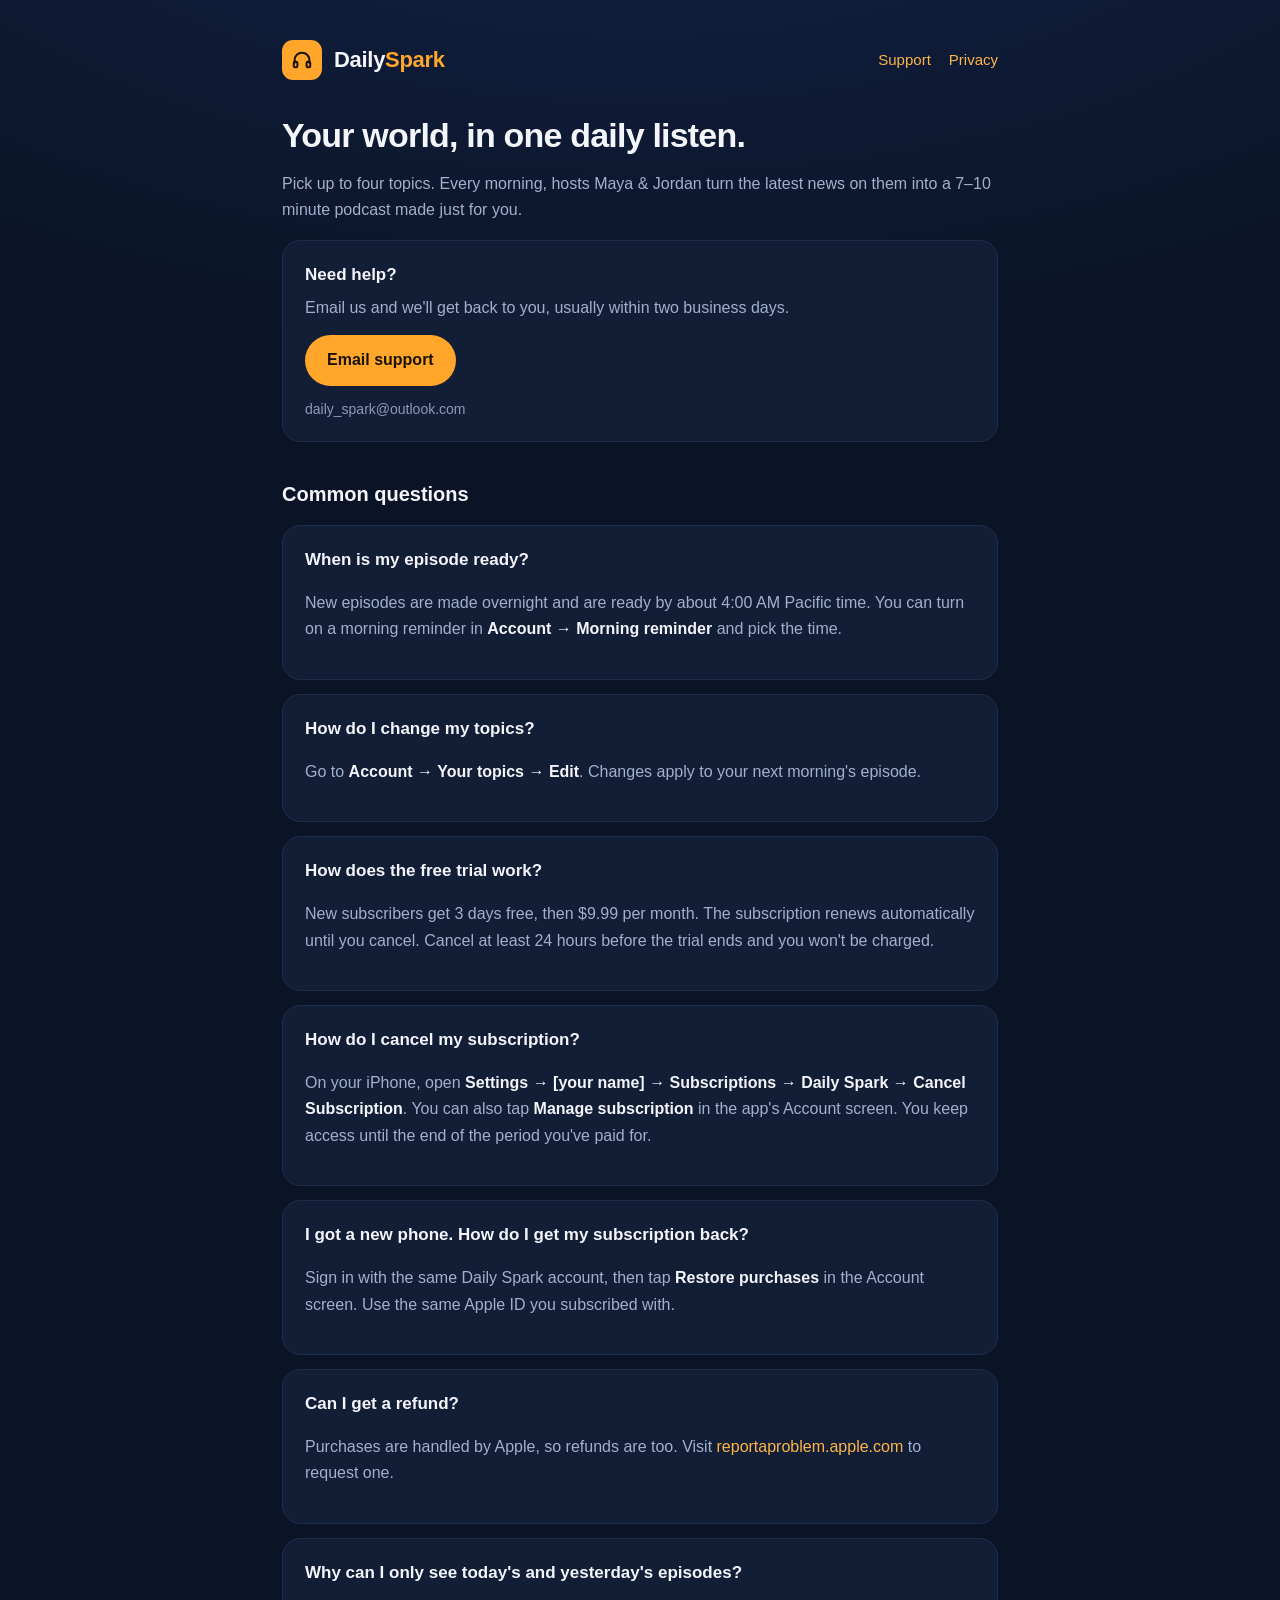
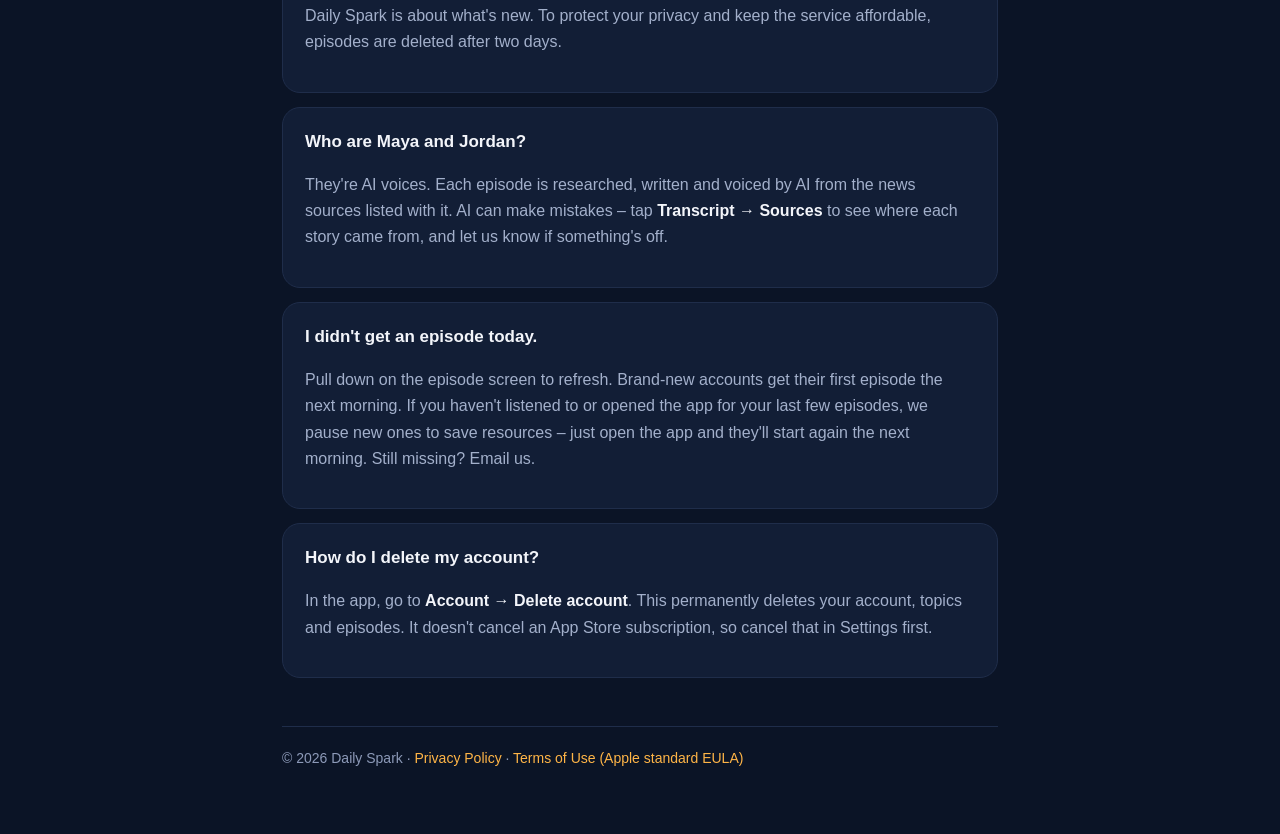
<file: index.html>
<!DOCTYPE html>
<html lang="en">
<head>
<meta charset="utf-8">
<meta name="viewport" content="width=device-width, initial-scale=1">
<title>Daily Spark – Support</title>
<meta name="description" content="Daily Spark turns the news on topics you choose into a short two-host podcast, ready every morning.">
<link rel="stylesheet" href="style.css">
</head>
<body>
<div class="wrap">
<header>
  <div class="tile"><svg width="22" height="22" viewBox="0 0 24 24" fill="none" stroke="#1A1206" stroke-width="2.2" stroke-linecap="round" stroke-linejoin="round"><path d="M4 15v-3a8 8 0 0 1 16 0v3"/><rect x="3" y="14" width="4" height="6" rx="1.5"/><rect x="17" y="14" width="4" height="6" rx="1.5"/></svg></div>
  <div class="word">Daily<span>Spark</span></div>
  <nav><a href="index.html">Support</a><a href="privacy.html">Privacy</a></nav>
</header>

<h1>Your world, in one daily listen.</h1>
<p>Pick up to four topics. Every morning, hosts Maya &amp; Jordan turn the latest news on them into a 7–10 minute podcast made just for you.</p>

<div class="card">
  <h3>Need help?</h3>
  <p style="margin:0 0 14px">Email us and we'll get back to you, usually within two business days.</p>
  <a class="btn" href="mailto:daily_spark@outlook.com?subject=Daily%20Spark%20support">Email support</a>
  <p class="muted" style="margin:12px 0 0">daily_spark@outlook.com</p>
</div>

<h2>Common questions</h2>

<div class="card"><h3>When is my episode ready?</h3>
<p>New episodes are made overnight and are ready by about 4:00 AM Pacific time. You can turn on a morning reminder in <strong>Account → Morning reminder</strong> and pick the time.</p></div>

<div class="card"><h3>How do I change my topics?</h3>
<p>Go to <strong>Account → Your topics → Edit</strong>. Changes apply to your next morning's episode.</p></div>

<div class="card"><h3>How does the free trial work?</h3>
<p>New subscribers get 3 days free, then $9.99 per month. The subscription renews automatically until you cancel. Cancel at least 24 hours before the trial ends and you won't be charged.</p></div>

<div class="card"><h3>How do I cancel my subscription?</h3>
<p>On your iPhone, open <strong>Settings → [your name] → Subscriptions → Daily Spark → Cancel Subscription</strong>. You can also tap <strong>Manage subscription</strong> in the app's Account screen. You keep access until the end of the period you've paid for.</p></div>

<div class="card"><h3>I got a new phone. How do I get my subscription back?</h3>
<p>Sign in with the same Daily Spark account, then tap <strong>Restore purchases</strong> in the Account screen. Use the same Apple ID you subscribed with.</p></div>

<div class="card"><h3>Can I get a refund?</h3>
<p>Purchases are handled by Apple, so refunds are too. Visit <a href="https://reportaproblem.apple.com">reportaproblem.apple.com</a> to request one.</p></div>

<div class="card"><h3>Why can I only see today's and yesterday's episodes?</h3>
<p>Daily Spark is about what's new. To protect your privacy and keep the service affordable, episodes are deleted after two days.</p></div>

<div class="card"><h3>Who are Maya and Jordan?</h3>
<p>They're AI voices. Each episode is researched, written and voiced by AI from the news sources listed with it. AI can make mistakes – tap <strong>Transcript → Sources</strong> to see where each story came from, and let us know if something's off.</p></div>

<div class="card"><h3>I didn't get an episode today.</h3>
<p>Pull down on the episode screen to refresh. Brand-new accounts get their first episode the next morning. If you haven't listened to or opened the app for your last few episodes, we pause new ones to save resources – just open the app and they'll start again the next morning. Still missing? Email us.</p></div>

<div class="card"><h3>How do I delete my account?</h3>
<p>In the app, go to <strong>Account → Delete account</strong>. This permanently deletes your account, topics and episodes. It doesn't cancel an App Store subscription, so cancel that in Settings first.</p></div>

<footer>© 2026 Daily Spark · <a href="privacy.html">Privacy Policy</a> · <a href="https://www.apple.com/legal/internet-services/itunes/dev/stdeula/">Terms of Use (Apple standard EULA)</a></footer>
</div>
</body>
</html>
</file>
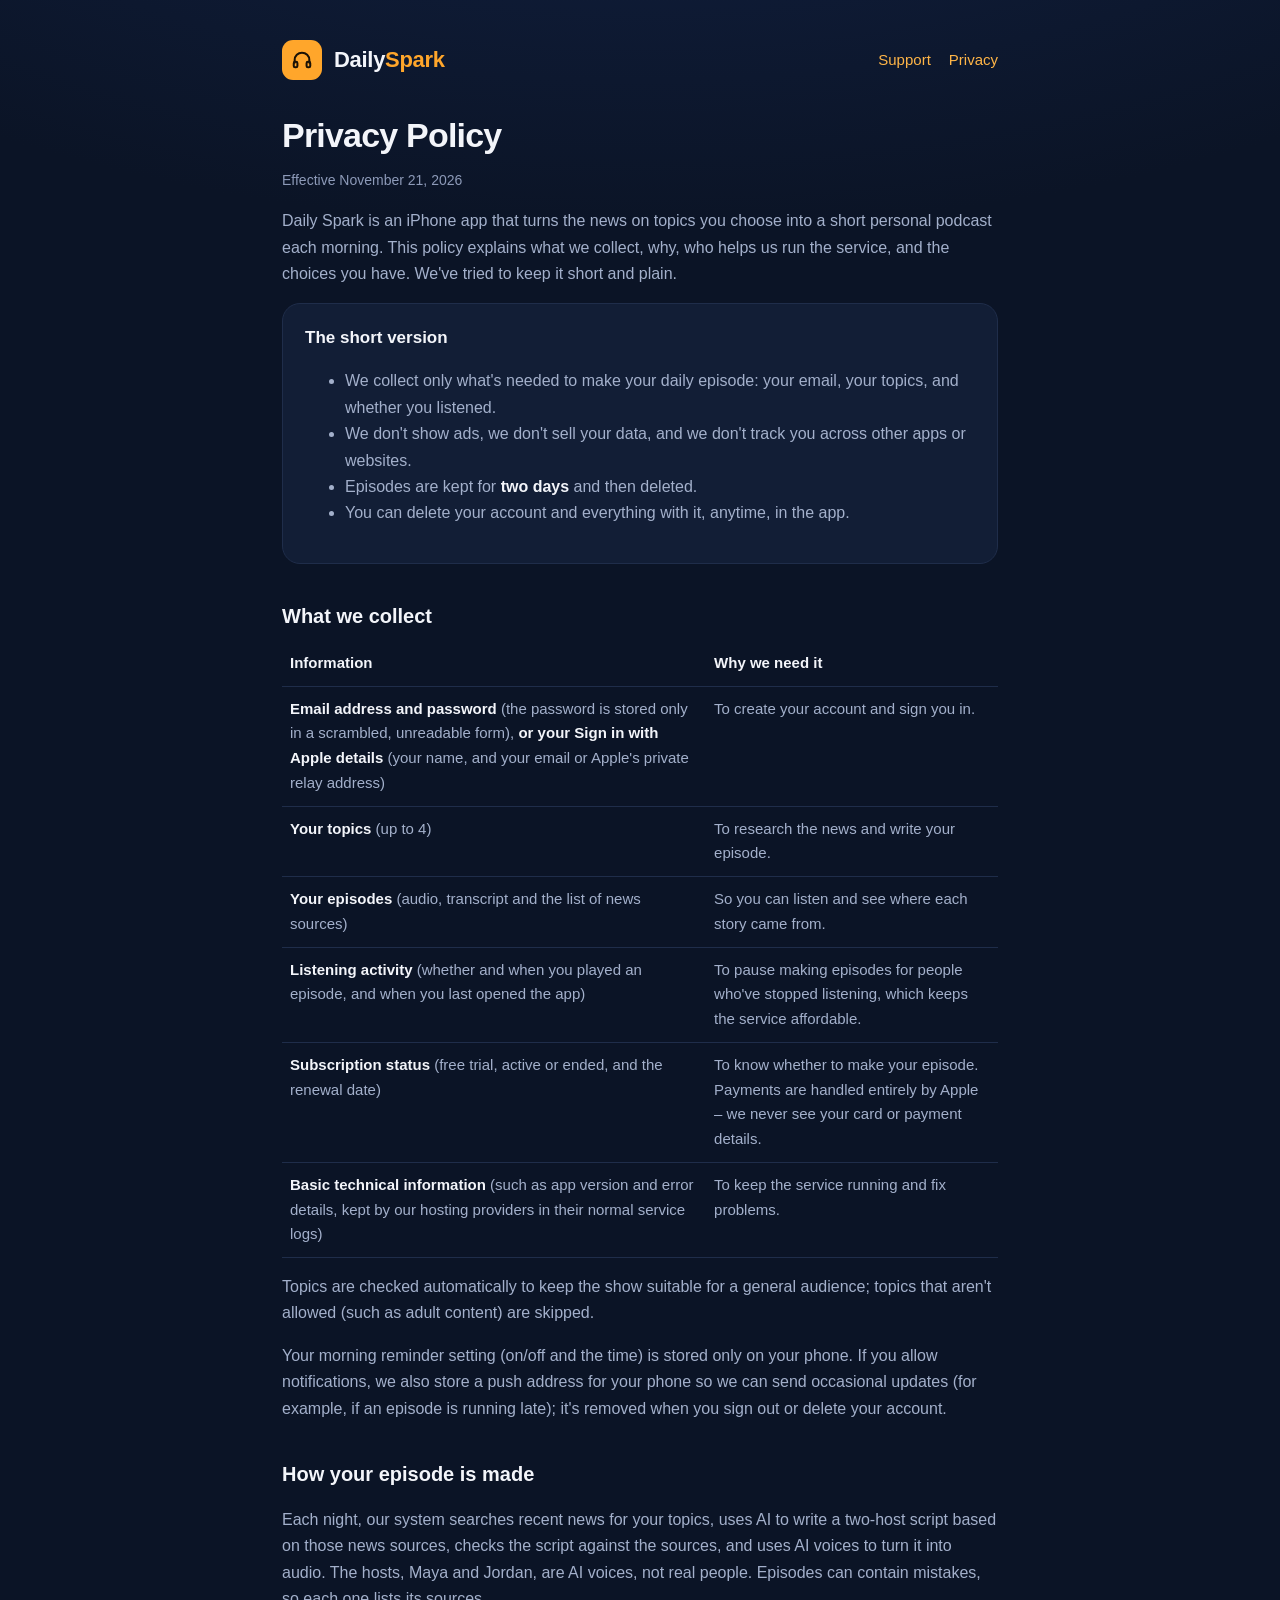
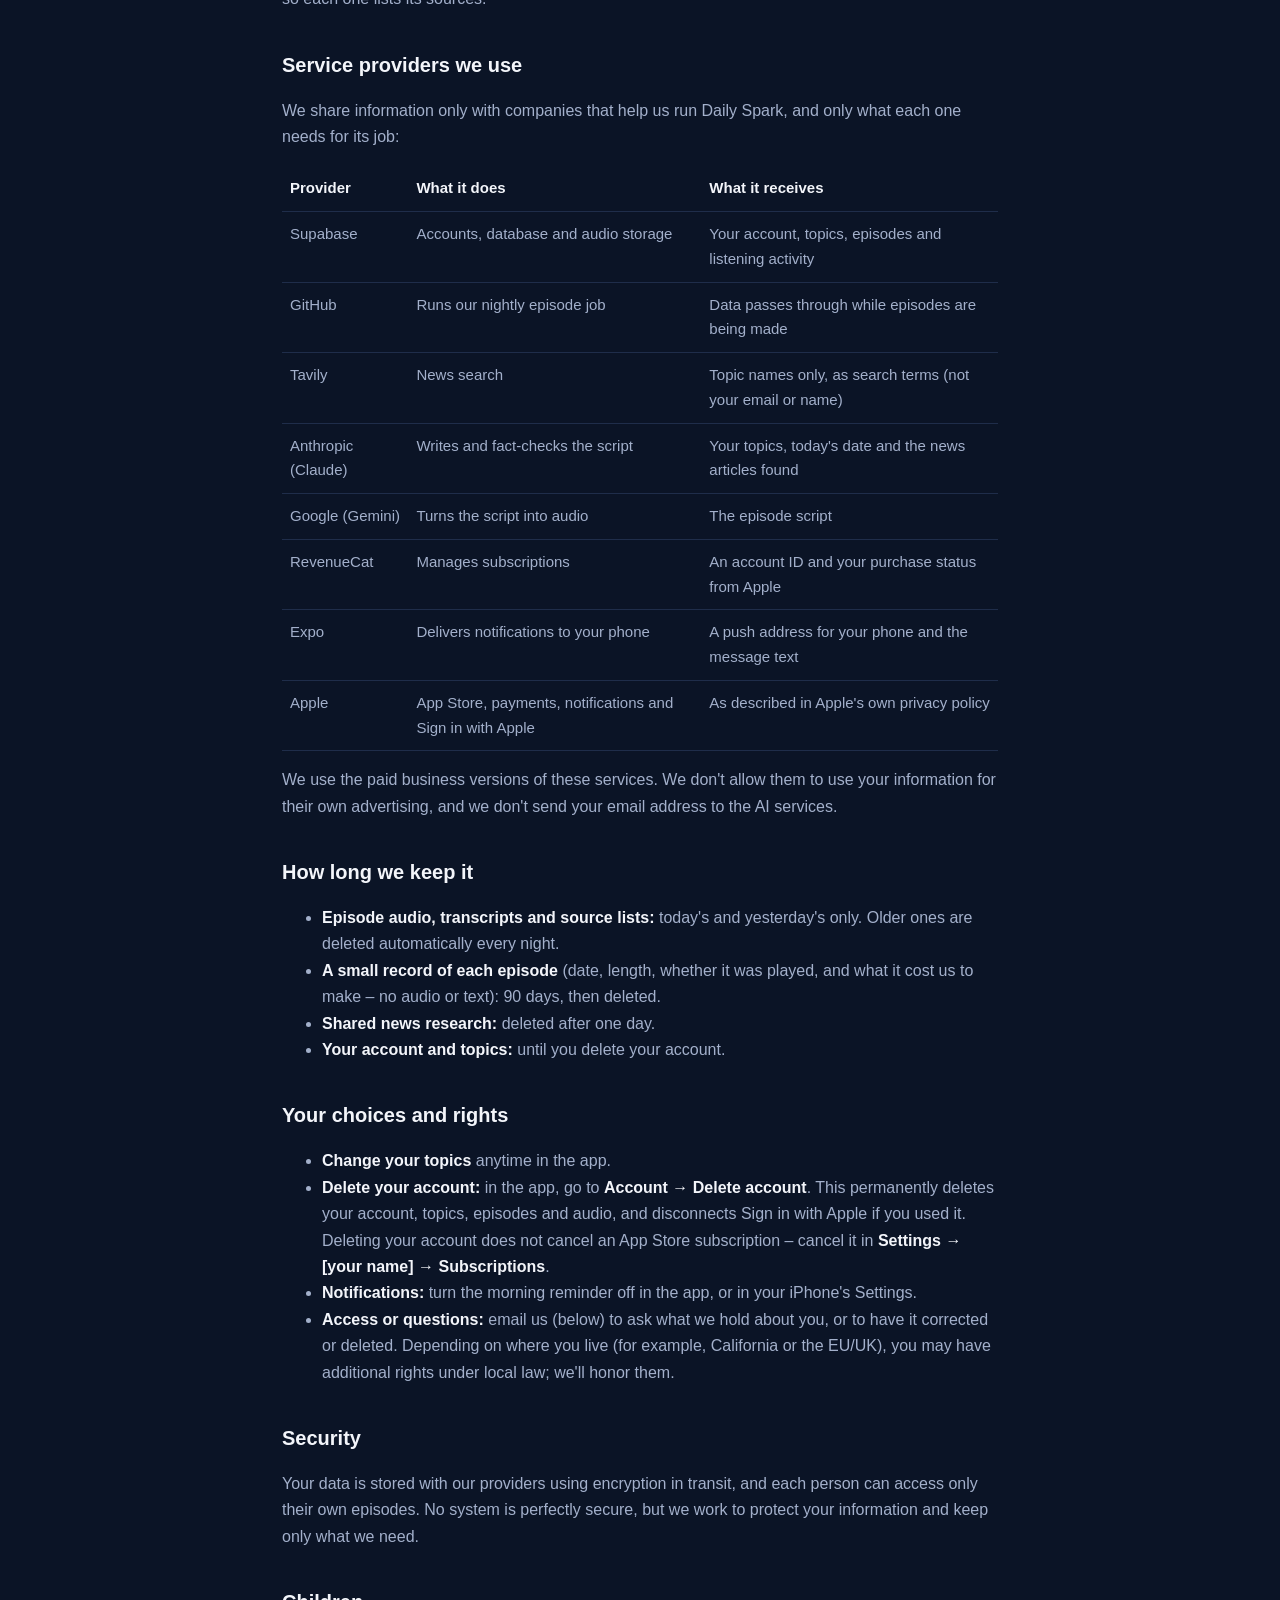
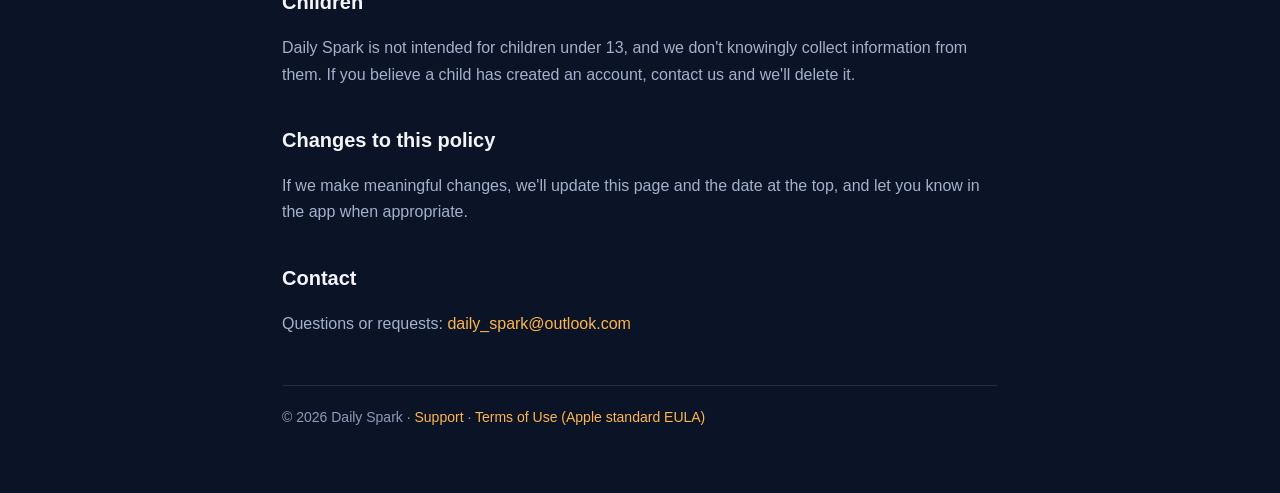
<file: privacy.html>
<!DOCTYPE html>
<html lang="en">
<head>
<meta charset="utf-8">
<meta name="viewport" content="width=device-width, initial-scale=1">
<title>Privacy Policy – Daily Spark</title>
<link rel="stylesheet" href="style.css">
</head>
<body>
<div class="wrap">
<header>
  <div class="tile"><svg width="22" height="22" viewBox="0 0 24 24" fill="none" stroke="#1A1206" stroke-width="2.2" stroke-linecap="round" stroke-linejoin="round"><path d="M4 15v-3a8 8 0 0 1 16 0v3"/><rect x="3" y="14" width="4" height="6" rx="1.5"/><rect x="17" y="14" width="4" height="6" rx="1.5"/></svg></div>
  <div class="word">Daily<span>Spark</span></div>
  <nav><a href="index.html">Support</a><a href="privacy.html">Privacy</a></nav>
</header>

<h1>Privacy Policy</h1>
<p class="muted">Effective November 21, 2026</p>

<p>Daily Spark is an iPhone app that turns the news on topics you choose into a short personal podcast each morning. This policy explains what we collect, why, who helps us run the service, and the choices you have. We've tried to keep it short and plain.</p>

<div class="card">
  <h3>The short version</h3>
  <ul>
    <li>We collect only what's needed to make your daily episode: your email, your topics, and whether you listened.</li>
    <li>We don't show ads, we don't sell your data, and we don't track you across other apps or websites.</li>
    <li>Episodes are kept for <strong>two days</strong> and then deleted.</li>
    <li>You can delete your account and everything with it, anytime, in the app.</li>
  </ul>
</div>

<h2>What we collect</h2>
<table>
  <tr><th>Information</th><th>Why we need it</th></tr>
  <tr><td><strong>Email address and password</strong> (the password is stored only in a scrambled, unreadable form), <strong>or your Sign in with Apple details</strong> (your name, and your email or Apple's private relay address)</td><td>To create your account and sign you in.</td></tr>
  <tr><td><strong>Your topics</strong> (up to 4)</td><td>To research the news and write your episode.</td></tr>
  <tr><td><strong>Your episodes</strong> (audio, transcript and the list of news sources)</td><td>So you can listen and see where each story came from.</td></tr>
  <tr><td><strong>Listening activity</strong> (whether and when you played an episode, and when you last opened the app)</td><td>To pause making episodes for people who've stopped listening, which keeps the service affordable.</td></tr>
  <tr><td><strong>Subscription status</strong> (free trial, active or ended, and the renewal date)</td><td>To know whether to make your episode. Payments are handled entirely by Apple – we never see your card or payment details.</td></tr>
  <tr><td><strong>Basic technical information</strong> (such as app version and error details, kept by our hosting providers in their normal service logs)</td><td>To keep the service running and fix problems.</td></tr>
</table>
<p>Topics are checked automatically to keep the show suitable for a general audience; topics that aren't allowed (such as adult content) are skipped.</p>
<p>Your morning reminder setting (on/off and the time) is stored only on your phone. If you allow notifications, we also store a push address for your phone so we can send occasional updates (for example, if an episode is running late); it's removed when you sign out or delete your account.</p>

<h2>How your episode is made</h2>
<p>Each night, our system searches recent news for your topics, uses AI to write a two-host script based on those news sources, checks the script against the sources, and uses AI voices to turn it into audio. The hosts, Maya and Jordan, are AI voices, not real people. Episodes can contain mistakes, so each one lists its sources.</p>

<h2>Service providers we use</h2>
<p>We share information only with companies that help us run Daily Spark, and only what each one needs for its job:</p>
<table>
  <tr><th>Provider</th><th>What it does</th><th>What it receives</th></tr>
  <tr><td>Supabase</td><td>Accounts, database and audio storage</td><td>Your account, topics, episodes and listening activity</td></tr>
  <tr><td>GitHub</td><td>Runs our nightly episode job</td><td>Data passes through while episodes are being made</td></tr>
  <tr><td>Tavily</td><td>News search</td><td>Topic names only, as search terms (not your email or name)</td></tr>
  <tr><td>Anthropic (Claude)</td><td>Writes and fact-checks the script</td><td>Your topics, today's date and the news articles found</td></tr>
  <tr><td>Google (Gemini)</td><td>Turns the script into audio</td><td>The episode script</td></tr>
  <tr><td>RevenueCat</td><td>Manages subscriptions</td><td>An account ID and your purchase status from Apple</td></tr>
  <tr><td>Expo</td><td>Delivers notifications to your phone</td><td>A push address for your phone and the message text</td></tr>
  <tr><td>Apple</td><td>App Store, payments, notifications and Sign in with Apple</td><td>As described in Apple's own privacy policy</td></tr>
</table>
<p>We use the paid business versions of these services. We don't allow them to use your information for their own advertising, and we don't send your email address to the AI services.</p>

<h2>How long we keep it</h2>
<ul>
  <li><strong>Episode audio, transcripts and source lists:</strong> today's and yesterday's only. Older ones are deleted automatically every night.</li>
  <li><strong>A small record of each episode</strong> (date, length, whether it was played, and what it cost us to make – no audio or text): 90 days, then deleted.</li>
  <li><strong>Shared news research:</strong> deleted after one day.</li>
  <li><strong>Your account and topics:</strong> until you delete your account.</li>
</ul>

<h2>Your choices and rights</h2>
<ul>
  <li><strong>Change your topics</strong> anytime in the app.</li>
  <li><strong>Delete your account:</strong> in the app, go to <strong>Account → Delete account</strong>. This permanently deletes your account, topics, episodes and audio, and disconnects Sign in with Apple if you used it. Deleting your account does not cancel an App Store subscription – cancel it in <strong>Settings → [your name] → Subscriptions</strong>.</li>
  <li><strong>Notifications:</strong> turn the morning reminder off in the app, or in your iPhone's Settings.</li>
  <li><strong>Access or questions:</strong> email us (below) to ask what we hold about you, or to have it corrected or deleted. Depending on where you live (for example, California or the EU/UK), you may have additional rights under local law; we'll honor them.</li>
</ul>

<h2>Security</h2>
<p>Your data is stored with our providers using encryption in transit, and each person can access only their own episodes. No system is perfectly secure, but we work to protect your information and keep only what we need.</p>

<h2>Children</h2>
<p>Daily Spark is not intended for children under 13, and we don't knowingly collect information from them. If you believe a child has created an account, contact us and we'll delete it.</p>

<h2>Changes to this policy</h2>
<p>If we make meaningful changes, we'll update this page and the date at the top, and let you know in the app when appropriate.</p>

<h2>Contact</h2>
<p>Questions or requests: <a href="mailto:daily_spark@outlook.com">daily_spark@outlook.com</a></p>

<footer>© 2026 Daily Spark · <a href="index.html">Support</a> · <a href="https://www.apple.com/legal/internet-services/itunes/dev/stdeula/">Terms of Use (Apple standard EULA)</a></footer>
</div>
</body>
</html>
</file>
<file: style.css>
:root{--bg:#0B1426;--surface:#121E36;--border:#1F2D4A;--text:#F3F5FA;--text2:#A3B0CB;--label:#8D9AB8;--accent:#FFA62B;--link:#FFB547}
*{box-sizing:border-box}
body{margin:0;background:radial-gradient(1200px 600px at 50% -10%,#13244A,var(--bg));background-color:var(--bg);color:var(--text);font:16px/1.65 Inter,-apple-system,BlinkMacSystemFont,"Segoe UI",Roboto,sans-serif}
.wrap{max-width:760px;margin:0 auto;padding:40px 22px 64px}
header{display:flex;align-items:center;gap:12px;margin-bottom:36px}
.tile{width:40px;height:40px;border-radius:11px;background:var(--accent);display:grid;place-items:center}
.word{font-weight:800;font-size:22px;letter-spacing:-.3px}.word span{color:var(--accent)}
nav{margin-left:auto;display:flex;gap:18px;font-size:15px}
a{color:var(--link);text-decoration:none}a:hover{text-decoration:underline}
h1{font-size:34px;line-height:1.15;letter-spacing:-.8px;margin:0 0 8px}
h2{font-size:20px;margin:36px 0 8px}
h3{font-size:17px;margin:0 0 6px}
p,li{color:var(--text2)}strong{color:var(--text)}
.muted{color:var(--label);font-size:14px}
.card{background:var(--surface);border:1px solid var(--border);border-radius:18px;padding:20px 22px;margin:14px 0}
table{width:100%;border-collapse:collapse;font-size:15px}
th,td{text-align:left;padding:10px 8px;border-bottom:1px solid var(--border);vertical-align:top}
th{color:var(--text);font-weight:600}td{color:var(--text2)}
.btn{display:inline-block;background:var(--accent);color:#1A1206;font-weight:700;border-radius:999px;padding:12px 22px}
.btn:hover{text-decoration:none;opacity:.9}
footer{margin-top:48px;padding-top:20px;border-top:1px solid var(--border);font-size:14px;color:var(--label)}
</file>
